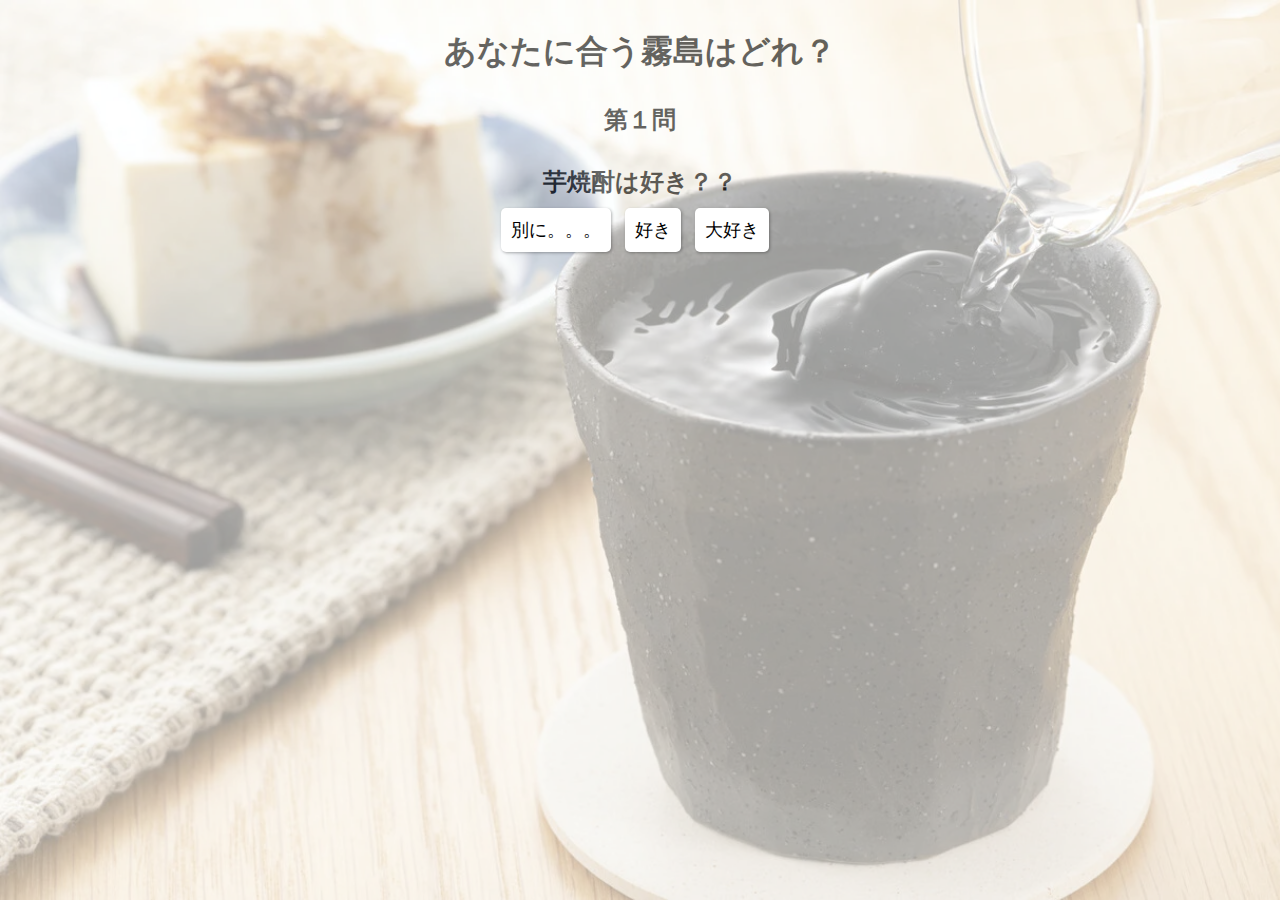
<file: index.html>
<!DOCTYPE html>
<html lang="en">

<head>
  <meta charset="UTF-8">
  <meta http-equiv="X-UA-Compatible" content="IE=edge">
  <meta name="viewport" content="width=device-width, initial-scale=1.0">
  <title>Document</title>
  <link rel="stylesheet" href="./css/main.css">

</head>

<body>

  <div class="bg"></div>

  <h1>あなたに合う霧島はどれ？</h1>

  <p id="Qnum">第１問</p>

  <p id="question"></p>

  <ul>
    <li><button id="answer00" value="0">0</button></li>
    <li><button id="answer01" value="1">1</button></li>
    <li><button id="answer02" value="2">2</button></li>
  </ul>

  <p id="result1">結果</p>
  <p id="result"></p>

  <div class="gazo"><img id="mypic" width="150" height="350"></div>


  <script src="https://ajax.googleapis.com/ajax/libs/jquery/3.6.0/jquery.min.js"></script>

  <script>

    const quiz = [
      {
        question: '芋焼酎は好き？？',
        answers: ['別に。。。', '好き', '大好き'],
        correct: [0, 3, 5],
      },
      {
        question: 'お酒は強い？？',
        answers: ['弱い', '普通', 'ザルです'],
        correct: [0, 2, 5],
      },
      {
        question: 'お酒の味。好きなタイプは？？',
        answers: ['スッキリ', 'コク', '甘い'],
        correct: [1, 1, 0],
      },
      {
        question: 'お酒の香り。好きなタイプは？？',
        answers: ['甘い', 'フルーティ', 'めっちゃ臭いのがたまらない'],
        correct: [0, 1, 4],
      },
      {
        question: 'お酒飲む時のつまみといえば？？',
        answers: ['肉！！', 'チーズ、甘い物', '揚げ物'],
        correct: [1, 0, 1],
      }

    ];


    const result = [];
    const correct = [];
    const result_Kiri = ['茜霧島', '赤霧島', '黒霧島', '宮崎限定霧島', '特別蒸留きりしま'];





    $('#question').text(quiz[result.length].question);
    $('#answer00').text(quiz[result.length].answers[0]);
    $('#answer01').text(quiz[result.length].answers[1]);
    $('#answer02').text(quiz[result.length].answers[2]);

    $('button').on('click', function (e) {
      console.log(e);
      const answer = Number(e.target.value);
      // イベントオブジェクト e から value プロパティを取得し、
      // それを Number 関数を使って数値に変換した結果を answer という定数に代入する意味。

      console.log(answer);
      console.log(quiz[result.length].correct);

      console.log(quiz[result.length].correct[answer]);
      correct.push(quiz[result.length].correct[answer]);
      console.log(correct);

      // let a = 0;
      // a = a + quiz[result.length].correct[answer];
      // console.log(a);



      if (answer === quiz[result.length].correct) {

        result.push(quiz[result.length].correct[result.length]);
      } else {

        result.push('ng');
      }







      if (result.length === quiz.length) {
        alert('終了');
        // let sum1 = 0;
        // if (sum >= 14) {
        //   sum1 = 4;
        // }
        // else if (sum >= 10 && sum < 14) {
        //   sum1 = 3;
        // }
        // else if (sum >= 7 && sum < 10) {
        //   sum1 = 2;

        // }
        // else if (sum >= 3 && sum < 7) {
        //   sum1 = 1;

        // }
        // else {
        //   sum1 = 0;

        // };
        // console.log(sum1);

        // $('#result').text(result_Kiri[sum1]);

        $('#result').show();
        $('#result1').show();
        $('#mypic').show();

      }
      else {
        $('#question').text(quiz[result.length].question);
        $('#answer00').text(quiz[result.length].answers[0]);
        $('#answer01').text(quiz[result.length].answers[1]);
        $('#answer02').text(quiz[result.length].answers[2]);
        let QN = result.length + 1
        $('#Qnum').text('第' + QN + '問');
        let sum = correct.reduce(function (a, b) {
          return a + b;
        }
        );
        console.log(sum);
        var pics_src = new Array("img/akane.jpeg", "img/aka.jpeg", "img/kuro.jpeg", "img/siro.jpeg ", "img/tokujo.jpeg");

        let sum1 = 0;
        if (sum >= 14) {
          sum1 = 4;
        }
        else if (sum >= 10 && sum < 14) {
          sum1 = 3;
        }
        else if (sum >= 7 && sum < 10) {
          sum1 = 2;

        }
        else if (sum >= 3 && sum < 7) {
          sum1 = 1;

        }
        else {
          sum1 = 0;

        };
        console.log(sum1);
        document.getElementById("mypic").src = pics_src[sum1];
        $('#result').text(result_Kiri[sum1]);


      }
    }
    );




    // $('#Qnum').text(result.length);
    // '第' + result.length + '問'
  </script>

</body>

</html>
</file>
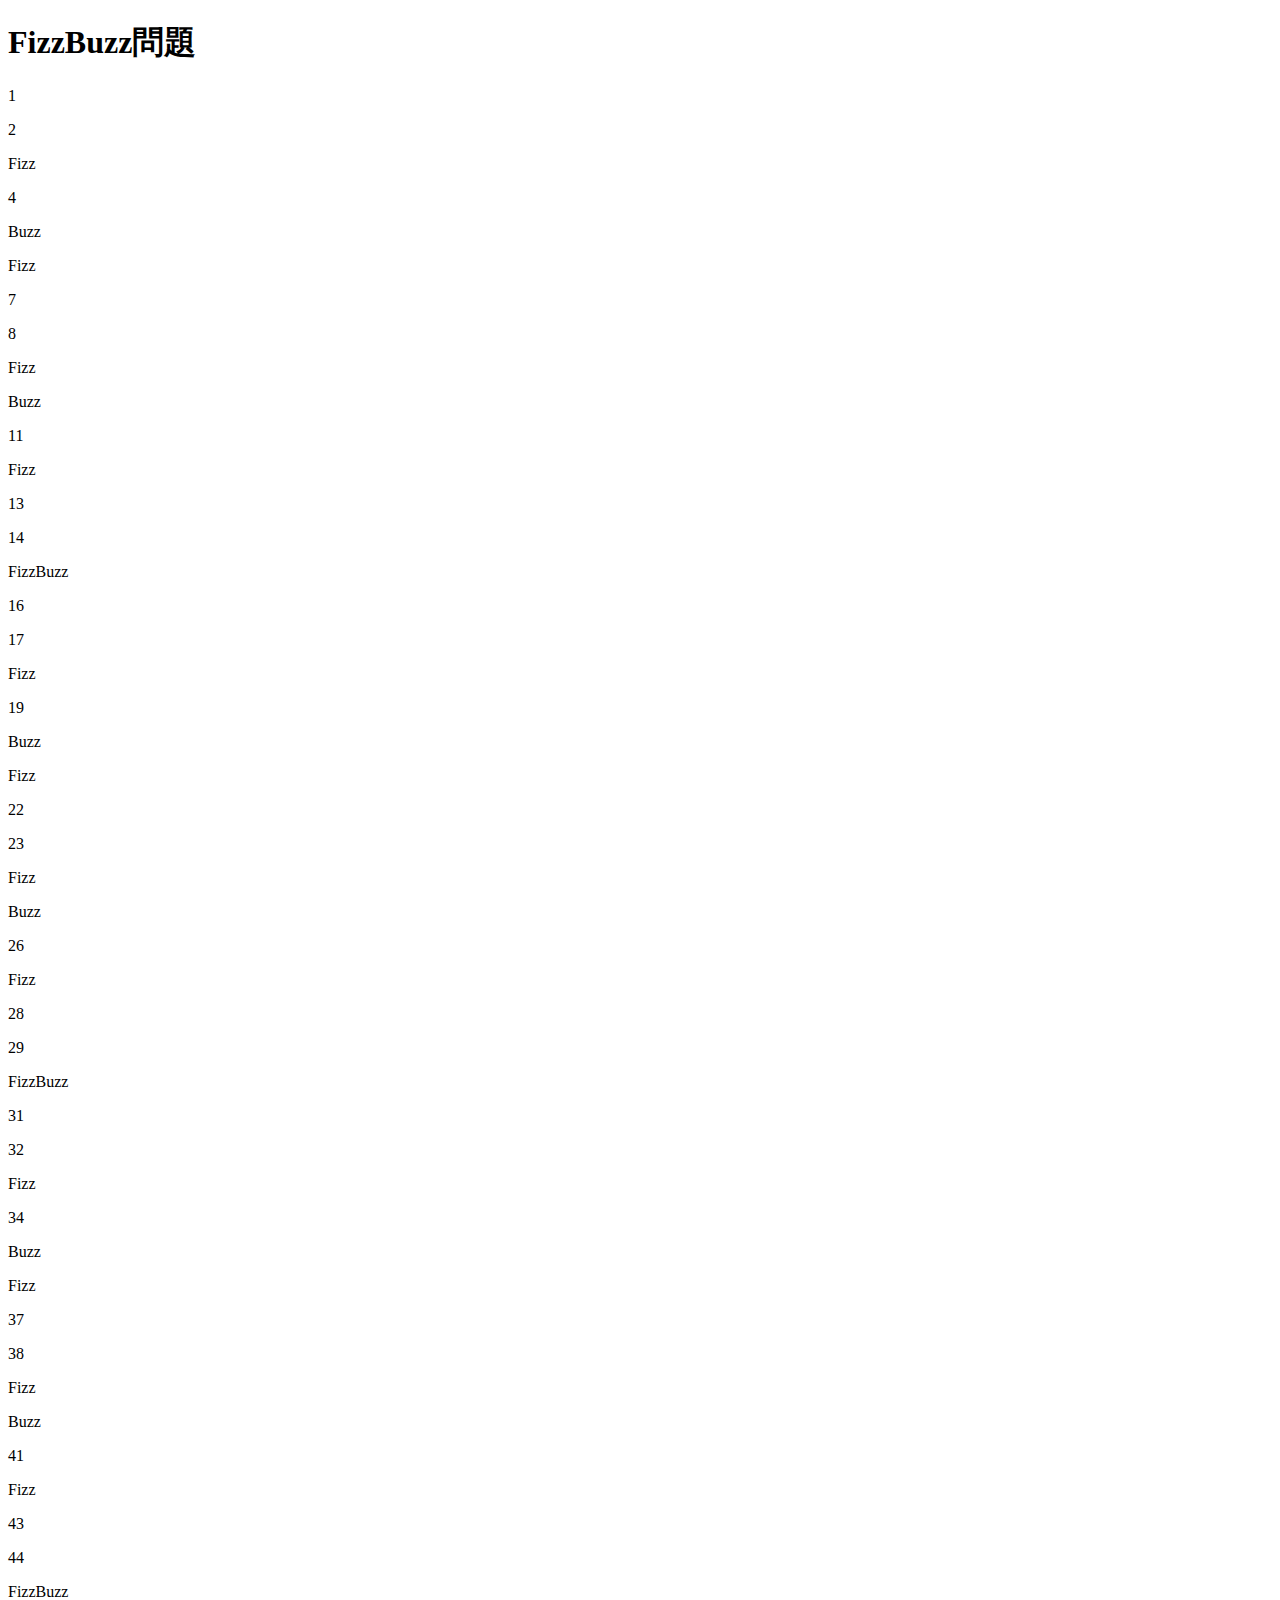
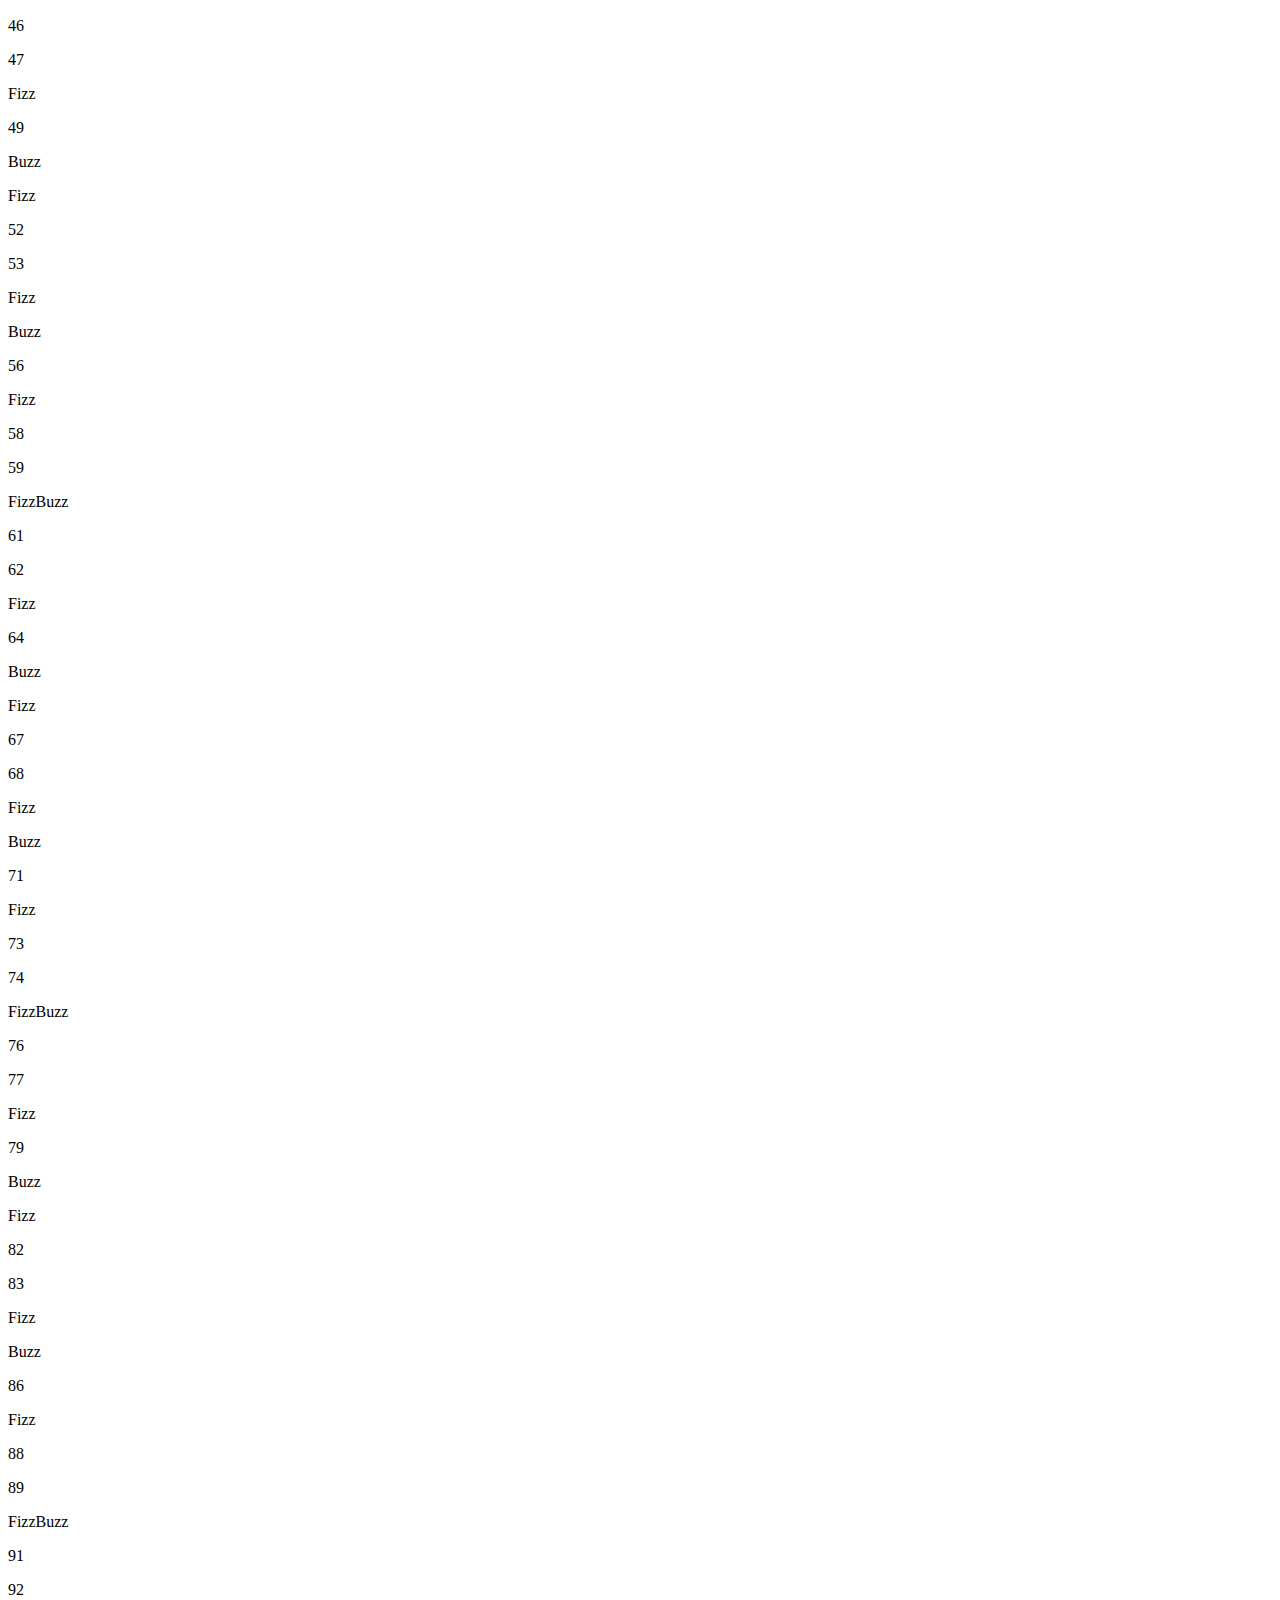
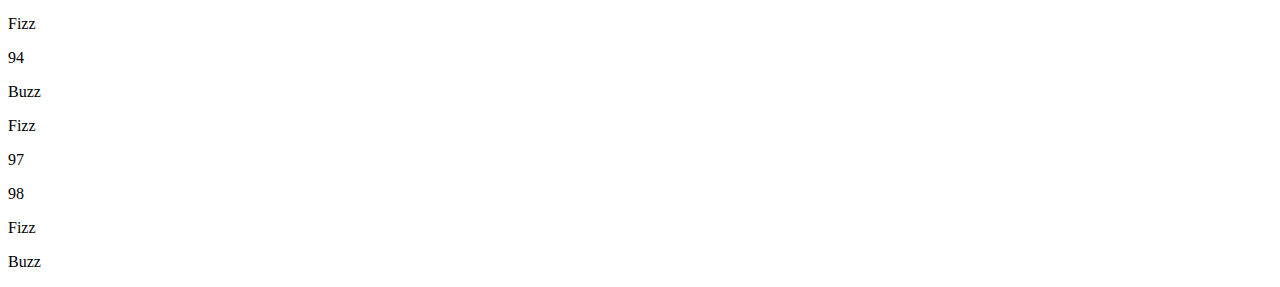
<file: fizzbuzz.html>
<!DOCTYPE html>
<html lang="en">

<head>
  <meta charset="UTF-8">
  <meta http-equiv="X-UA-Compatible" content="IE=edge">
  <meta name="viewport" content="width=device-width, initial-scale=1.0">
  <title>Document</title>
</head>

<body>

  <h1>FizzBuzz問題</h1>

  <div id="result"></div>

  <script src="https://ajax.googleapis.com/ajax/libs/jquery/3.6.0/jquery.min.js"></script>

  <script>
    // まずはconsoleに表示してみよう！

    const array = [];

    for (let i = 1; i <= 100; i++) {


      if (i % 15 === 0) {
        console.log("FizzBuzz");
        array.push("<p>FizzBuzz</p>");
      } else if (i % 5 === 0) {
        console.log("Buzz");
        array.push("<p>Buzz</p>");
      } else if (i % 3 === 0) {
        console.log("Fizz");
        array.push("<p>Fizz</p>");
      } else {
        console.log(i);
        array.push(`<p>${Number(i)}</p>`);
      }

      $("#result").html(array);
    }




  </script>

</body>

</html>
</file>
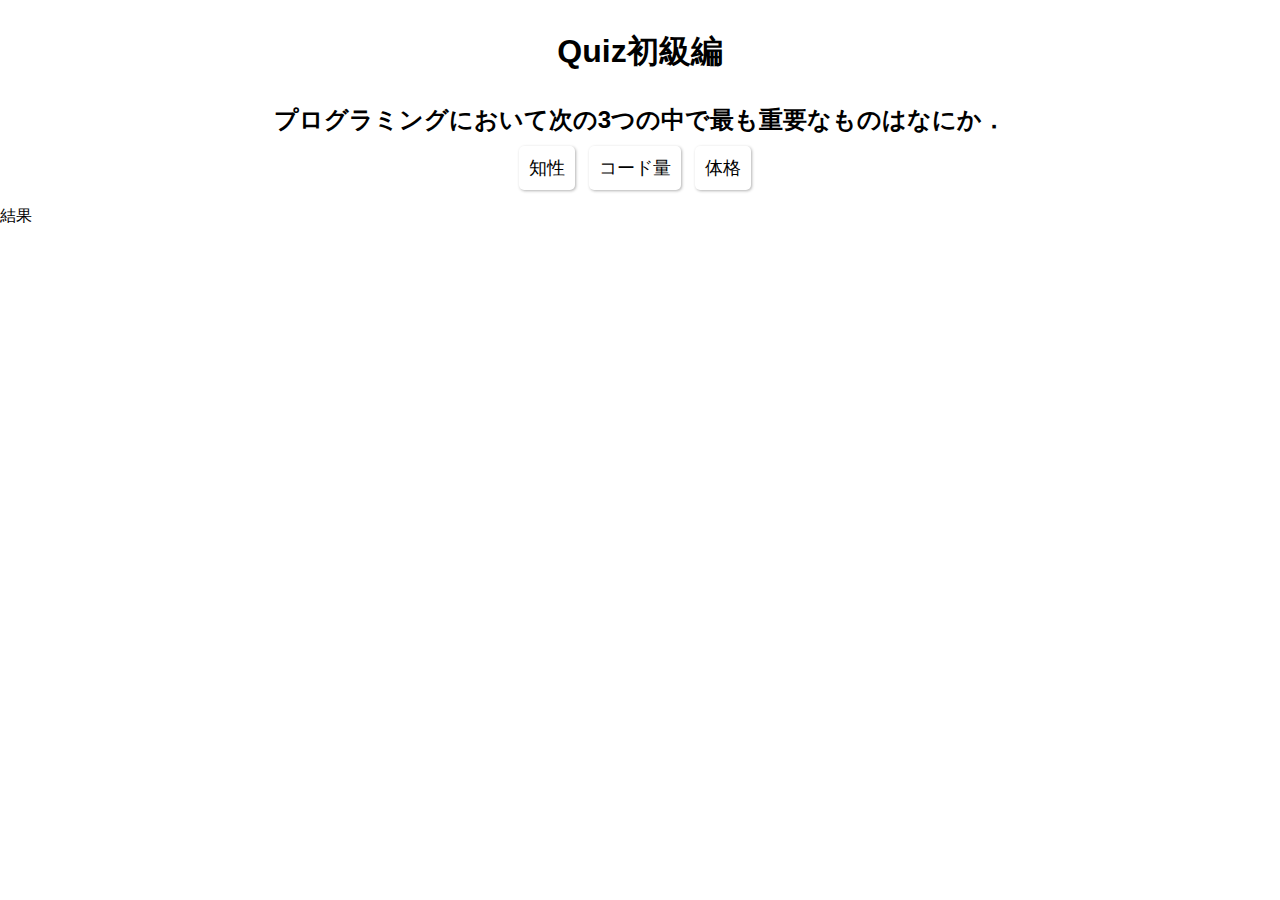
<file: quiz01.html>
<!DOCTYPE html>
<html lang="en">

<head>
  <meta charset="UTF-8">
  <meta http-equiv="X-UA-Compatible" content="IE=edge">
  <meta name="viewport" content="width=device-width, initial-scale=1.0">
  <title>Document</title>
  <link rel="stylesheet" href="./css/main.css">
</head>

<body>
  <h1>Quiz初級編</h1>

  <p id="question"></p>

  <ul>
    <li><button id="answer00" value="0">0</button></li>
    <li><button id="answer01" value="1">1</button></li>
    <li><button id="answer02" value="2">2</button></li>
  </ul>

  <p>結果</p>
  <p id="result"></p>

  <script src="https://ajax.googleapis.com/ajax/libs/jquery/3.6.0/jquery.min.js"></script>

  <script>

    const quiz = {
      question: 'プログラミングにおいて次の3つの中で最も重要なものはなにか．',
      answers: ['知性', 'コード量', '体格'],
      correct: 1,
    };
    $('#question').text(quiz.question);
    $('#answer00').text(quiz.answers[0]);
    $('#answer01').text(quiz.answers[1]);
    $('#answer02').text(quiz.answers[2]);

    $('button').on('click', function (e) {
      console.log(e);
      const answer = Number(e.target.value);
      console.log(answer);
      console.log(quiz.correct);
      if (answer === quiz.correct) {
        $("#result").text("正解");
      } else {
        $("#result").text("不正解");
      }
    }
      // valueは文字列で返ってくる！


    );


  </script>
</body>

</html>
</file>
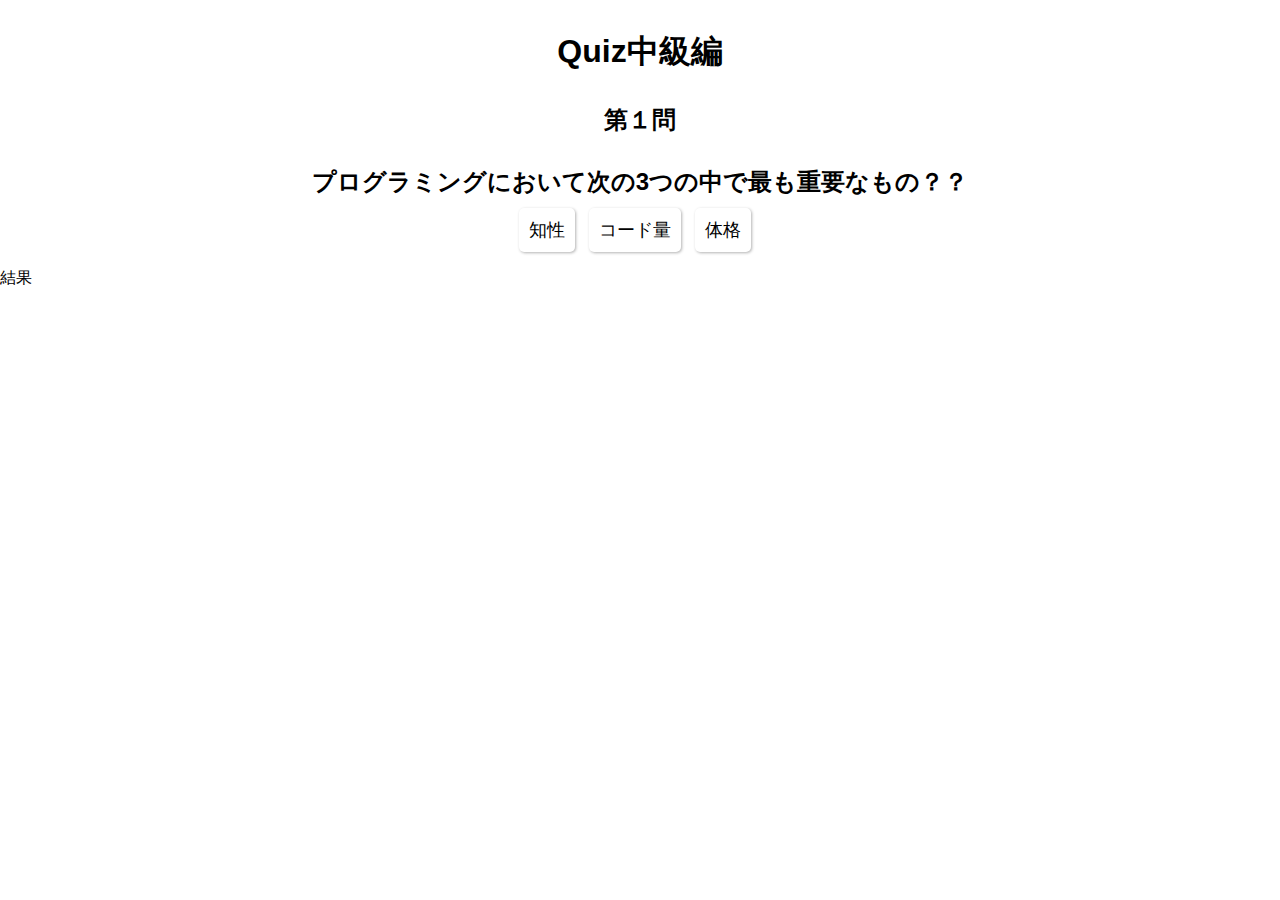
<file: quiz02.html>
<!DOCTYPE html>
<html lang="en">

<head>
  <meta charset="UTF-8">
  <meta http-equiv="X-UA-Compatible" content="IE=edge">
  <meta name="viewport" content="width=device-width, initial-scale=1.0">
  <title>Document</title>
  <link rel="stylesheet" href="./css/main.css">
</head>

<body>
  <h1>Quiz中級編</h1>

  <p id="Qnum">第１問</p>

  <p id="question"></p>

  <ul>
    <li><button id="answer00" value="0">0</button></li>
    <li><button id="answer01" value="1">1</button></li>
    <li><button id="answer02" value="2">2</button></li>
  </ul>

  <p>結果</p>
  <p id="result"></p>

  <script src="https://ajax.googleapis.com/ajax/libs/jquery/3.6.0/jquery.min.js"></script>

  <script>

    const quiz = [
      {
        question: 'プログラミングにおいて次の3つの中で最も重要なもの？？',
        answers: ['知性', 'コード量', '体格'],
        correct: 1,
      },
      {
        question: '課題をつくるときに大事なことは？？',
        answers: ['斬新なアイデア', 'コミットする時間', '洗練されたコード'],
        correct: 1,
      },
      {
        question: 'コードを書くことに疲れたときはどうするのがよいか．',
        answers: ['温泉に浸かる', 'ビールを飲む', '更にコードを書く'],
        correct: 2,
      },
    ];


    const result = [];





    $('#question').text(quiz[result.length].question);
    $('#answer00').text(quiz[result.length].answers[0]);
    $('#answer01').text(quiz[result.length].answers[1]);
    $('#answer02').text(quiz[result.length].answers[2]);

    $('button').on('click', function (e) {
      console.log(e);
      const answer = Number(e.target.value);
      console.log(answer);
      console.log(quiz[result.length].correct);
      if (answer === quiz[result.length].correct) {
        $("#result").text("正解");
        result.push('ok');
      } else {
        $("#result").text("不正解");
        result.push('ng');
      }
      if (result.length === quiz.length) {
        alert('終了,正解数' + correctresult.length);
      }
      else {
        $('#question').text(quiz[result.length].question);
        $('#answer00').text(quiz[result.length].answers[0]);
        $('#answer01').text(quiz[result.length].answers[1]);
        $('#answer02').text(quiz[result.length].answers[2]);
        let QN = result.length + 1
        $('#Qnum').text('第' + QN + '問');
      }
    }
    );

    // $('#Qnum').text(result.length);
    // '第' + result.length + '問'
  </script>

</body>

</html>
</file>
<file: css/main.css>
/* 全体に対するスタイル */
body {
  margin: 0;
  padding: 0;
  font-size: 16px;
  font-family: 'Helvetica Neue', Helvetica, Arial, sans-serif;
  /* background-color: #f5f5f5; */
}

/* 見出しに対するスタイル */
h1 {
  margin-top: 30px;
  margin-bottom: 10px;
  font-size: 32px;
  font-weight: bold;
  text-align: center;

}

#Qnum {
  margin-top: 30px;
  margin-bottom: 10px;
  font-size: 24px;
  font-weight: bold;
  text-align: center;
}





/* 問題に対するスタイル */
#question {
  margin-top: 30px;
  margin-bottom: 10px;
  font-size: 24px;
  font-weight: bold;
  text-align: center;

}

/* 回答ボタンに対するスタイル */
ul {
  list-style: none;
  margin: 0;
  padding: 0;
  text-align: center;
  z-index: 200;
}

li {
  display: inline-block;
  margin-right: 10px;
}

button {
  padding: 10px;
  font-size: 18px;
  border: none;
  border-radius: 5px;
  background-color: #fff;
  box-shadow: 1px 1px 3px rgba(0, 0, 0, 0.3);
  cursor: pointer;
  position: relative;
  z-index: 2;

}

button:hover {
  background-color: #f5f5f5;
}

/* 結果に対するスタイル */
#result {
  display: none;
  margin-top: 30px;
  margin-bottom: 10px;
  font-size: 24px;
  font-weight: bold;
  text-align: center;

}

#result1 {
  display: none;
  margin-top: 30px;
  margin-bottom: 10px;
  font-size: 24px;
  font-weight: bold;
  text-align: center;

}

#mypic {
  display: none;
  margin-top: 30px;
  margin-bottom: 10px;
  mix-blend-mode: multiply;

  position: absolute;
  z-index: 3;

}

.gazo {
  text-align: center;
  margin-right: 150px;
}

/* レスポンシブデザイン */
@media (max-width: 480px) {
  h1 {
    font-size: 24px;
  }

  #question {
    font-size: 18px;
  }

  button {
    font-size: 16px;
    padding: 8px;
  }

  #result {
    font-size: 20px;
  }
}

.bg {
  /*位置の設定*/
  width: 100%;
  height: 100%;
  position: absolute;
  top: 0;
  left: 0;

  /*背景画像の設定*/
  background-image: url(../img/62efa246-fe07-43a9-8017-e2731eda5ce5.webp);
  background-size: cover;
  background-attachment: scroll;
  background-attachment: fixed;
  background-repeat: repeat-y;

  /*透過の設定*/
  opacity: 0.4;
  z-index: 1;

}
</file>
